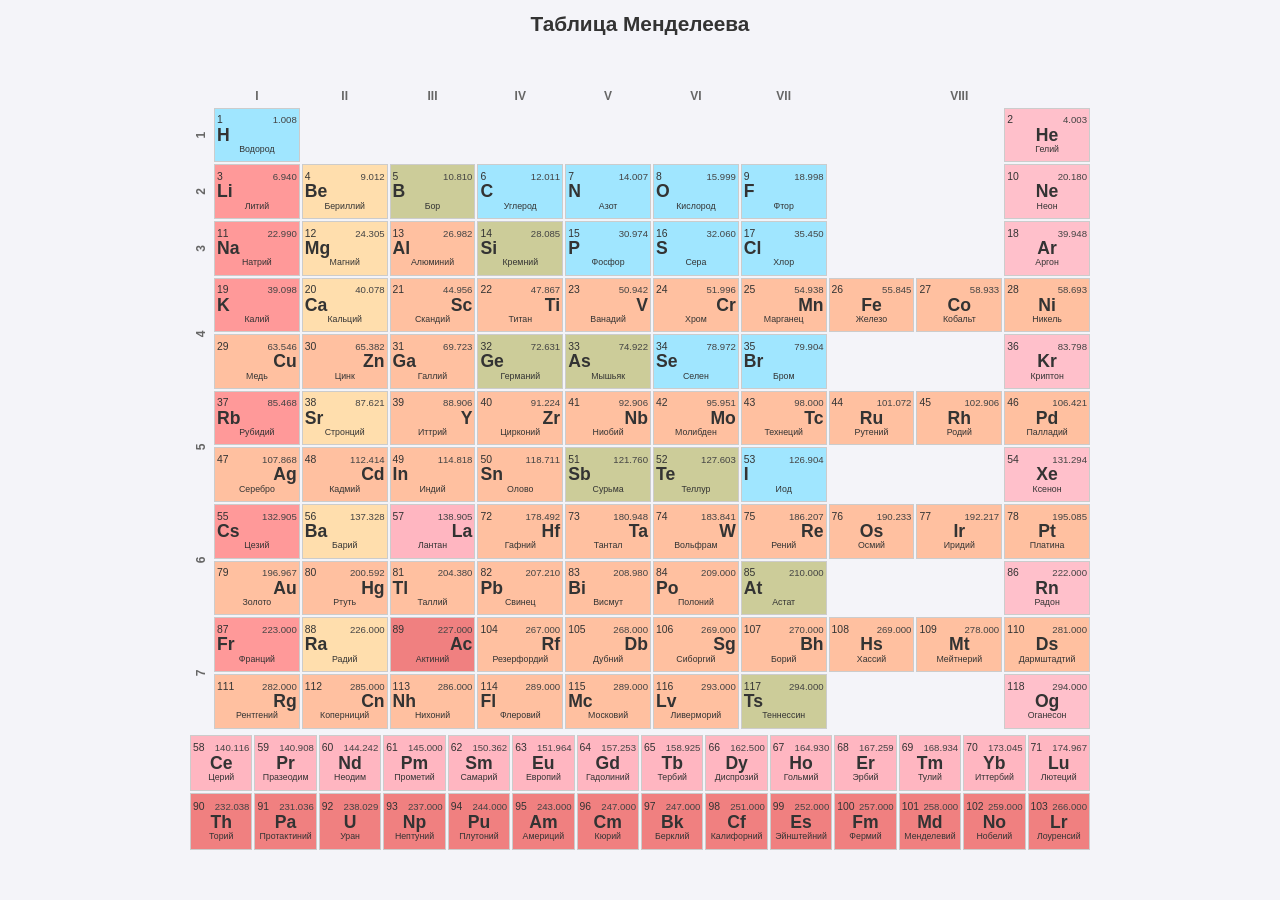
<file: static/studies/mendeleev/index.html>
<!DOCTYPE html>
<html lang="ru">

<head>
    <meta charset="UTF-8">
    <meta name="viewport" content="width=device-width, initial-scale=1.0">
    <title>"Интерактивная" таблица Менделеева</title>
    <link rel="stylesheet" href="style.css">
</head>

<body>
    <div id="app">
        <header>
            <h1>Таблица Менделеева</h1>
        </header>

        <main>
            <div class="periodic-table" id="periodic-table">

            </div>
            <div class="f-block" id="f-block-container">

            </div>
        </main>


        <div id="element-modal" class="modal hidden">
            <div class="modal-content">
                <span class="close" id="close-modal">&times;</span>
                <div class="modal-header">
                    <h2 id="modal-title"></h2>
                    <p id="modal-subtitle"></p>
                </div>

                <div class="modal-body">
                    <div class="bohr-model-container">
                        <svg id="bohr-svg" width="400" height="400" viewBox="0 0 400 400">

                        </svg>
                    </div>

                    <div class="electron-configuration">
                        <h3>Электронные уровни</h3>
                        <ul id="electron-list">

                        </ul>
                    </div>
                </div>
            </div>
        </div>
    </div>

    <script type="module" src="app.js"></script>
</body>

</html>
</file>
<file: static/studies/mendeleev/style.css>
:root {
    --bg-color: #f4f4f9;
    --text-color: #333;
    --border-color: #ccc;
    --element-bg: #fff;

    /* Category Colors */
    --nonmetal: #a0e6ff;
    --noble-gas: #ffc0cb;
    --alkali-metal: #ff9999;
    --alkaline-earth: #ffdead;
    --metalloid: #cccc99;
    --halogen: #ffff99;
    --metal: #c0c0c0;
    --transition-metal: #ffc0a0;
    --lanthanide: #ffb6c1;
    --actinide: #f08080;
    --unknown: #e0e0e0;
}

/* ── Layout ── */

body {
    font-family: 'Segoe UI', Tahoma, Geneva, Verdana, sans-serif;
    background-color: var(--bg-color);
    color: var(--text-color);
    margin: 0;
    padding: 0;
}

#app {
    display: flex;
    flex-direction: column;
    align-items: center;
    width: 100%;
    height: 100dvh;
    padding: 8px;
    box-sizing: border-box;
    overflow: hidden;
}

header {
    margin-bottom: 4px;
    flex-shrink: 0;
}

header h1 {
    margin: 4px 0;
    font-size: 1.3rem;
}

main {
    width: 100%;
    max-width: 900px;
    flex: 1;
    display: flex;
    flex-direction: column;
    align-items: center;
    justify-content: center;
    min-height: 0;
}

/* ── Main Grid ── */

.periodic-table {
    display: grid;
    grid-template-columns: 22px repeat(7, minmax(0, 1fr)) repeat(3, minmax(0, 1fr));
    grid-template-rows: 20px repeat(11, minmax(0, 1fr));
    gap: 2px;
    width: 100%;
    aspect-ratio: 14 / 10;
}

/* ── f-block (Lanthanides / Actinides) ── */

.f-block {
    display: grid;
    grid-template-columns: repeat(14, minmax(0, 1fr));
    grid-template-rows: repeat(2, minmax(0, 1fr));
    gap: 2px;
    margin-top: 6px;
    width: 100%;
    aspect-ratio: 14 / 1.8;
}

/* ── Grid Headers ── */

.grid-header {
    display: flex;
    justify-content: center;
    align-items: center;
    font-weight: bold;
    font-size: 0.75rem;
    color: #666;
}

.period-header {
    writing-mode: vertical-rl;
    text-orientation: mixed;
    transform: rotate(180deg);
}

/* ── Element Cell ── */

.element {
    border: 1px solid var(--border-color);
    box-sizing: border-box;
    display: flex;
    flex-direction: column;
    justify-content: center;
    align-items: center;
    cursor: pointer;
    background-color: var(--element-bg);
    transition: transform 0.1s, box-shadow 0.1s;
    font-size: 0.7rem;
    padding: 1px 2px;
    overflow: hidden;
}

.top-row {
    display: flex;
    justify-content: space-between;
    width: 100%;
    align-items: baseline;
    line-height: 1;
}

.subgroup-a  { align-items: flex-start; }
.subgroup-b  { align-items: flex-end; }
.subgroup-viii { align-items: center; }

.element:hover {
    transform: scale(1.15);
    box-shadow: 0 4px 8px rgba(0,0,0,0.2);
    z-index: 10;
}

.element .number { font-size: 0.65rem; }
.element .mass   { font-size: 0.6rem; color: #444; }

.element .symbol {
    font-weight: bold;
    font-size: 1.1rem;
    line-height: 1.1;
}

.element .name {
    font-size: 0.55rem;
    text-align: center;
    white-space: nowrap;
    overflow: hidden;
    text-overflow: ellipsis;
    width: 100%;
    align-self: center;
    line-height: 1.1;
}

/* ── Modal ── */

.modal {
    position: fixed;
    top: 0; left: 0;
    width: 100%; height: 100%;
    background-color: rgba(0,0,0,0.5);
    display: flex;
    justify-content: center;
    align-items: center;
    z-index: 1000;
}

.modal.hidden { display: none !important; }

.modal-content {
    background-color: #fff;
    padding: 20px 30px;
    border-radius: 8px;
    width: 90%;
    max-width: 600px;
    max-height: 90vh;
    overflow-y: auto;
    position: relative;
    box-shadow: 0 4px 15px rgba(0,0,0,0.2);
}

.close {
    position: absolute;
    top: 12px; right: 16px;
    font-size: 1.5rem;
    font-weight: bold;
    cursor: pointer;
    color: #888;
}
.close:hover { color: #333; }

.modal-header {
    text-align: center;
    margin-bottom: 16px;
    border-bottom: 1px solid var(--border-color);
    padding-bottom: 8px;
}

.modal-body {
    display: flex;
    justify-content: center;
    align-items: flex-start;
    flex-wrap: wrap;
    gap: 20px;
}

.bohr-model-container {
    flex: 1 1 280px;
    display: flex;
    justify-content: center;
}

.electron-configuration {
    flex: 0 0 180px;
    background: #f9f9f9;
    padding: 12px;
    border-radius: 8px;
    border: 1px solid var(--border-color);
}

#electron-list {
    list-style-type: none;
    padding: 0; margin: 0;
}

#electron-list li {
    padding: 4px 0;
    border-bottom: 1px solid #ddd;
    display: flex;
    justify-content: space-between;
}
#electron-list li:last-child { border-bottom: none; }

/* ── Bohr model animation ── */

@keyframes rotateShell {
    from { transform: rotate(0deg); }
    to   { transform: rotate(360deg); }
}

.electron-shell {
    transform-origin: 200px 200px;
}

/* ── Tablet / small screens ── */

@media (max-height: 700px), (max-width: 820px) {
    #app {
        height: auto;
        min-height: 100dvh;
        overflow: auto;
    }

    .periodic-table {
        grid-template-rows: 18px repeat(11, 32px);
        flex: none;
    }

    .f-block {
        grid-template-rows: repeat(2, 32px);
        flex: none;
    }

    .element .symbol { font-size: 0.8rem; }
    .element .number { font-size: 0.5rem; }
    .element .mass   { font-size: 0.45rem; }
    .element .name   { font-size: 0.4rem; }
}
</file>
